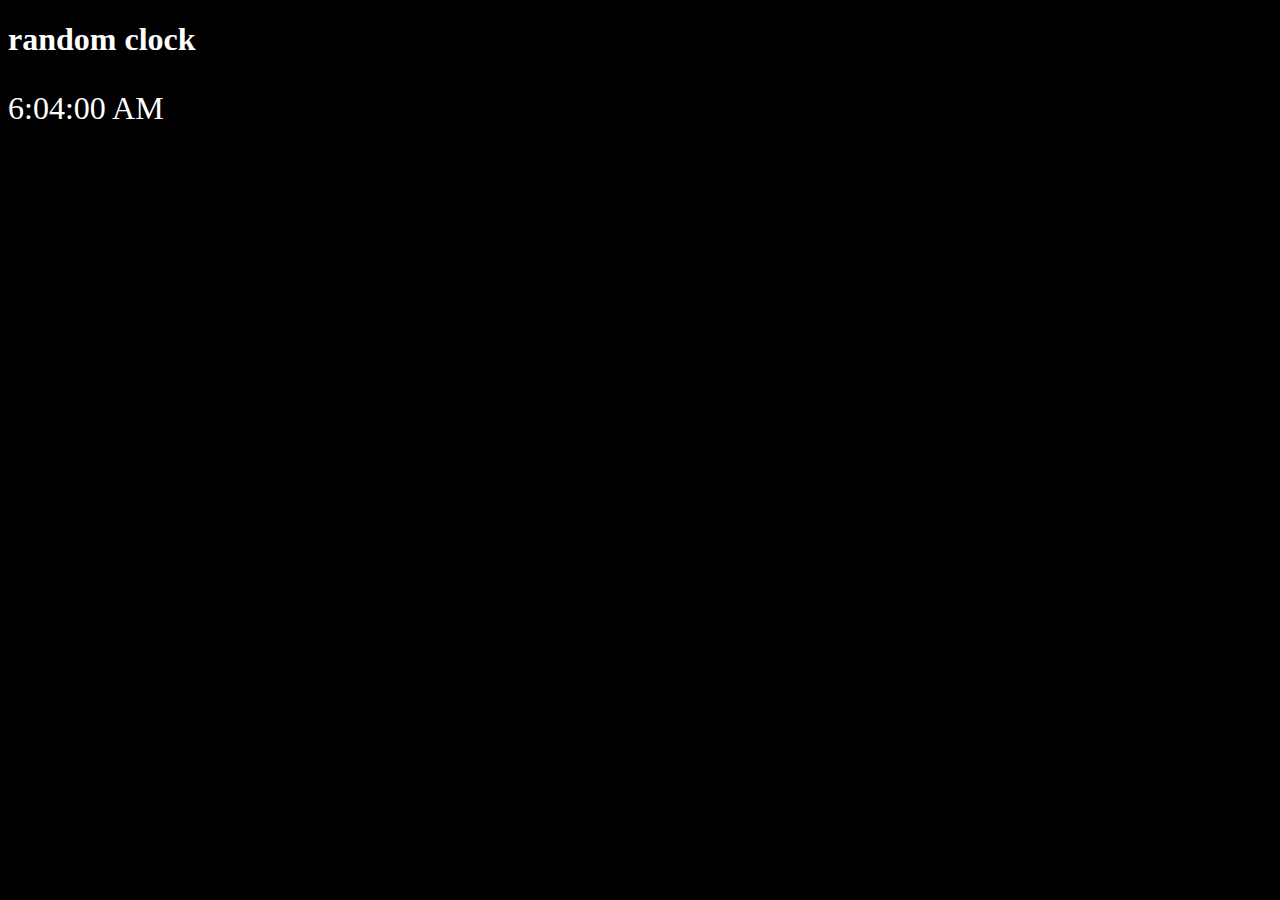
<file: clock/index.html>
<!DOCTYPE html>
<html lang="en">
  <head>
    <meta charset="UTF-8" />
    <meta name="viewport" content="width=device-width, initial-scale=1.0" />
    <title>Clock</title>
    <script type="module" defer src="script.js"></script>
    <link rel="stylesheet" href="style.css" />
  </head>
  <body>
    <header>
      <h1>random clock</h1>
    </header>
    <main>
      <article>
        <div id="clock">
          <p id="time"></p>
        </div>
      </article>
    </main>
  </body>
</html>
</file>
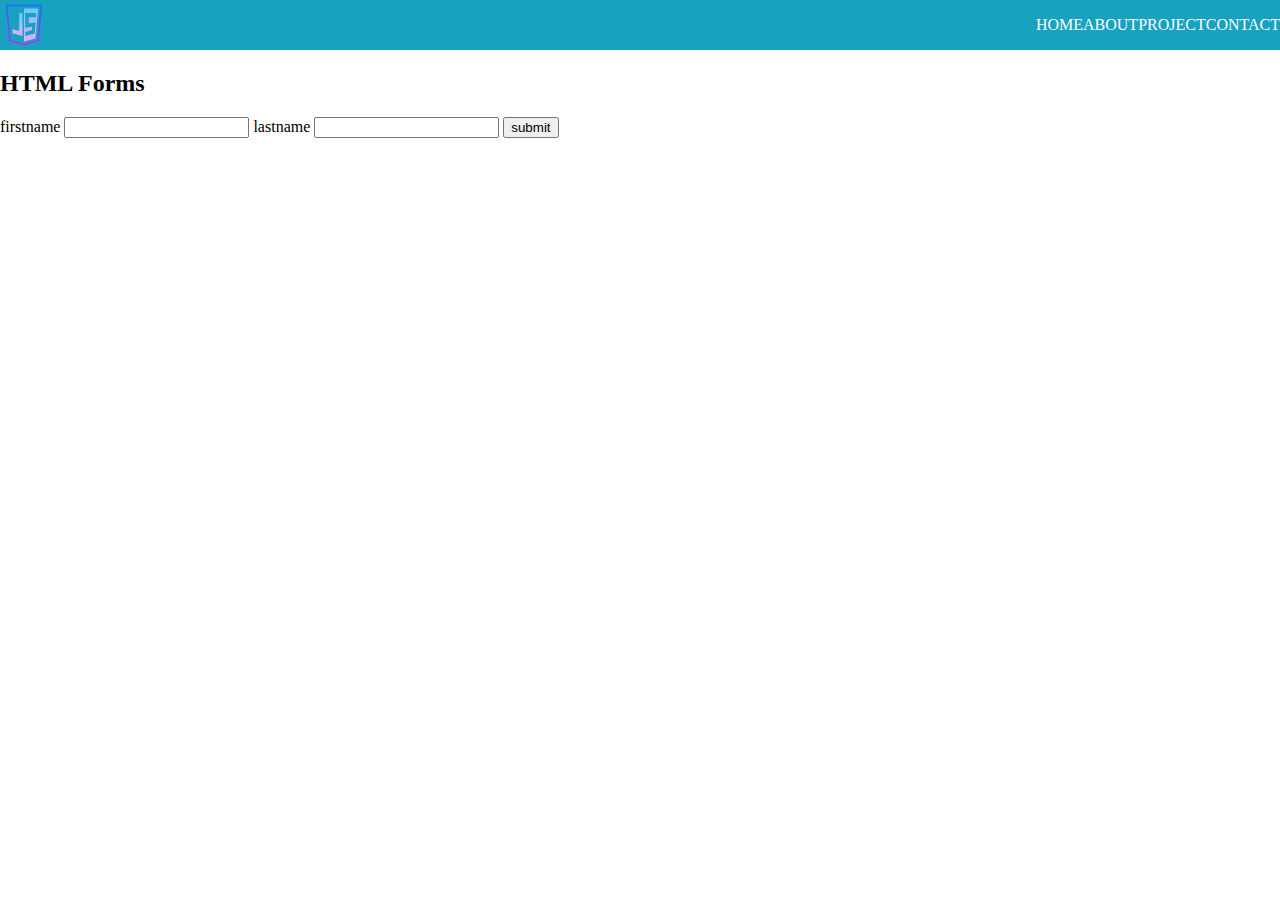
<file: todo/index.html>
<!DOCTYPE html>
<html lang="en">
  <head>
    <meta charset="UTF-8" />
    <meta name="viewport" content="width=device-width, initial-scale=1.0" />
    <title>todo</title>
    <script type="module" defer src="script.js"></script>

    <link rel="stylesheet" href="style.css" />
  </head>
  <body>
    <header>
      <img src="./icon-javascript.svg" alt="logo" />

      <nav class="nav-bar">
        <ul>
          <li>HOME</li>
          <li>ABOUT</li>
          <li>PROJECT</li>
          <li>CONTACT</li>
        </ul>
      </nav>
    </header>
    <h2>HTML Forms</h2>
    <form action="/submit-form" method="post" class="get-info">
      <label for="firstname">firstname</label>
      <input type="text" class="firstname" name="firstname" />
      <label for="lastname">lastname</label>
      <input type="text" class="lastname" name="lastname" />
      <input type="submit" value="submit" />
    </form>
  </body>
</html>
</file>
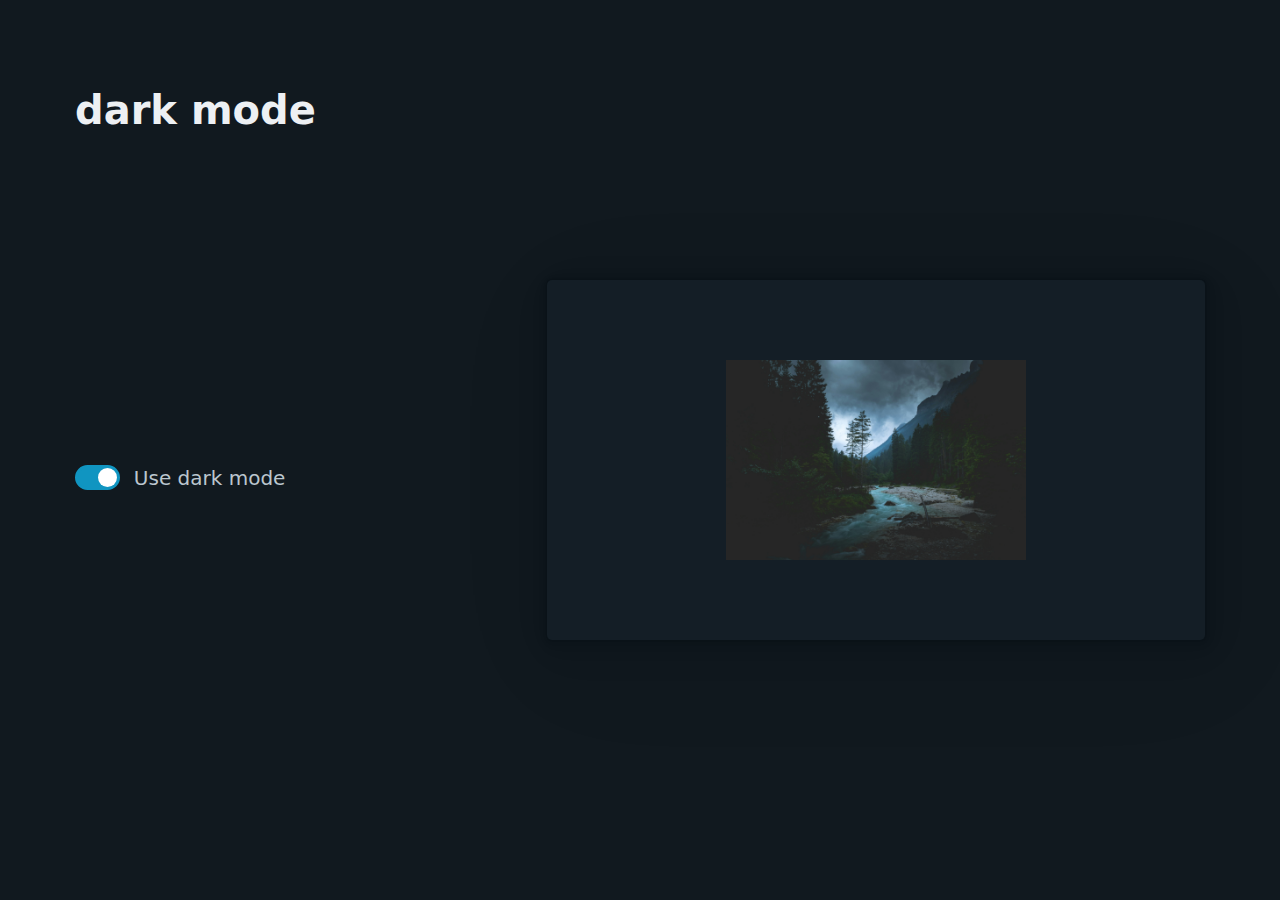
<file: dark-mode/Dark Mode.html>
<!DOCTYPE html>
<html data-theme="dark">
  <head>
    <meta http-equiv="Content-Type" content="text/html; charset=UTF-8" />

    <meta name="viewport" content="width=device-width" />
    <link
      rel="icon"
      type="image/svg+xml"
      href="https://anjana.dev/vanilla-js-projects/favicon.svg"
    />

    <title>Dark Mode | Vanilla JS Projects</title>

    <link rel="stylesheet" crossorigin="" href="./pico.css" />
    <link rel="stylesheet" crossorigin="" href="./darklight.css" />

    <link rel="stylesheet" href="index.css" />
  </head>

  <body class="container grid">
    <header>
      <h1>dark mode</h1>
    </header>

    <nav style="align-self: center">
      <label>
        <input
          type="checkbox"
          id="toggle"
          name="toggle"
          role="switch"
          checked=""
        />
        Use dark mode
      </label>
    </nav>

    <main>
      <article>
        <main id="darklight"></main>
      </article>
    </main>

    <footer></footer>
    <script src="script.js"></script>
  </body>
</html>
</file>
<file: clock/style.css>
body {
  background-color: black;
  color: white;
}

#clock {
  width: 100%;
  height: 50vh;
  position: relative;
}

#clock p {
  width: 200px;
  position: relative;
  font-size: xx-large;
}
</file>
<file: todo/style.css>
:root {
  --primary-accent: #17a2bf; /* bright cyan / teal */
  --primary-text: #000000; /* black */
  --primary-bg: #ffffff; /* white */
  font-size: 1rem;
}

* {
  box-sizing: border-box;
}

body {
  padding: 0;
  margin: 0;
  background-color: var(--primary-bg);
}

header {
  background-color: var(--primary-accent);
  color: var(--primary-bg);
  display: flex;
  flex-direction: row;
  justify-content: space-between;
  align-items: center;
}

header img {
  width: 3em;
}

.nav-bar {
  display: flex;
}

.nav-bar ul {
  list-style: none;
  display: flex;
  flex-direction: row;
  justify-content: space-between;
  align-items: center;
}

.nav-bar ul li {
  display: flex;
  justify-content: space-around;
}
</file>
<file: dark-mode/pico.css>
@charset "UTF-8";/*!
 * Pico CSS v1.5.10 (https://picocss.com)
 * Copyright 2019-2023 - Licensed under MIT
 */:root{--font-family: system-ui, -apple-system, "Segoe UI", "Roboto", "Ubuntu", "Cantarell", "Noto Sans", sans-serif, "Apple Color Emoji", "Segoe UI Emoji", "Segoe UI Symbol", "Noto Color Emoji";--line-height: 1.5;--font-weight: 400;--font-size: 16px;--border-radius: .25rem;--border-width: 1px;--outline-width: 3px;--spacing: 1rem;--typography-spacing-vertical: 1.5rem;--block-spacing-vertical: calc(var(--spacing) * 2);--block-spacing-horizontal: var(--spacing);--grid-spacing-vertical: 0;--grid-spacing-horizontal: var(--spacing);--form-element-spacing-vertical: .75rem;--form-element-spacing-horizontal: 1rem;--nav-element-spacing-vertical: 1rem;--nav-element-spacing-horizontal: .5rem;--nav-link-spacing-vertical: .5rem;--nav-link-spacing-horizontal: .5rem;--form-label-font-weight: var(--font-weight);--transition: .2s ease-in-out;--modal-overlay-backdrop-filter: blur(.25rem)}@media (min-width: 576px){:root{--font-size: 17px}}@media (min-width: 768px){:root{--font-size: 18px}}@media (min-width: 992px){:root{--font-size: 19px}}@media (min-width: 1200px){:root{--font-size: 20px}}@media (min-width: 576px){body>header,body>main,body>footer,section{--block-spacing-vertical: calc(var(--spacing) * 2.5)}}@media (min-width: 768px){body>header,body>main,body>footer,section{--block-spacing-vertical: calc(var(--spacing) * 3)}}@media (min-width: 992px){body>header,body>main,body>footer,section{--block-spacing-vertical: calc(var(--spacing) * 3.5)}}@media (min-width: 1200px){body>header,body>main,body>footer,section{--block-spacing-vertical: calc(var(--spacing) * 4)}}@media (min-width: 576px){article{--block-spacing-horizontal: calc(var(--spacing) * 1.25)}}@media (min-width: 768px){article{--block-spacing-horizontal: calc(var(--spacing) * 1.5)}}@media (min-width: 992px){article{--block-spacing-horizontal: calc(var(--spacing) * 1.75)}}@media (min-width: 1200px){article{--block-spacing-horizontal: calc(var(--spacing) * 2)}}dialog>article{--block-spacing-vertical: calc(var(--spacing) * 2);--block-spacing-horizontal: var(--spacing)}@media (min-width: 576px){dialog>article{--block-spacing-vertical: calc(var(--spacing) * 2.5);--block-spacing-horizontal: calc(var(--spacing) * 1.25)}}@media (min-width: 768px){dialog>article{--block-spacing-vertical: calc(var(--spacing) * 3);--block-spacing-horizontal: calc(var(--spacing) * 1.5)}}a{--text-decoration: none}a.secondary,a.contrast{--text-decoration: underline}small{--font-size: .875em}h1,h2,h3,h4,h5,h6{--font-weight: 700}h1{--font-size: 2rem;--typography-spacing-vertical: 3rem}h2{--font-size: 1.75rem;--typography-spacing-vertical: 2.625rem}h3{--font-size: 1.5rem;--typography-spacing-vertical: 2.25rem}h4{--font-size: 1.25rem;--typography-spacing-vertical: 1.874rem}h5{--font-size: 1.125rem;--typography-spacing-vertical: 1.6875rem}[type=checkbox],[type=radio]{--border-width: 2px}[type=checkbox][role=switch],thead th,thead td,tfoot th,tfoot td{--border-width: 3px}:not(thead,tfoot)>*>td{--font-size: .875em}pre,code,kbd,samp{--font-family: "Menlo", "Consolas", "Roboto Mono", "Ubuntu Monospace", "Noto Mono", "Oxygen Mono", "Liberation Mono", monospace, "Apple Color Emoji", "Segoe UI Emoji", "Segoe UI Symbol", "Noto Color Emoji"}kbd{--font-weight: bolder}[data-theme=light],:root:not([data-theme=dark]){--background-color: #fff;--color: hsl(205, 20%, 32%);--h1-color: hsl(205, 30%, 15%);--h2-color: #24333e;--h3-color: hsl(205, 25%, 23%);--h4-color: #374956;--h5-color: hsl(205, 20%, 32%);--h6-color: #4d606d;--muted-color: hsl(205, 10%, 50%);--muted-border-color: hsl(205, 20%, 94%);--primary: hsl(195, 85%, 41%);--primary-hover: hsl(195, 90%, 32%);--primary-focus: rgba(16, 149, 193, .125);--primary-inverse: #fff;--secondary: hsl(205, 15%, 41%);--secondary-hover: hsl(205, 20%, 32%);--secondary-focus: rgba(89, 107, 120, .125);--secondary-inverse: #fff;--contrast: hsl(205, 30%, 15%);--contrast-hover: #000;--contrast-focus: rgba(89, 107, 120, .125);--contrast-inverse: #fff;--mark-background-color: #fff2ca;--mark-color: #543a26;--ins-color: #388e3c;--del-color: #c62828;--blockquote-border-color: var(--muted-border-color);--blockquote-footer-color: var(--muted-color);--button-box-shadow: 0 0 0 rgba(0, 0, 0, 0);--button-hover-box-shadow: 0 0 0 rgba(0, 0, 0, 0);--form-element-background-color: transparent;--form-element-border-color: hsl(205, 14%, 68%);--form-element-color: var(--color);--form-element-placeholder-color: var(--muted-color);--form-element-active-background-color: transparent;--form-element-active-border-color: var(--primary);--form-element-focus-color: var(--primary-focus);--form-element-disabled-background-color: hsl(205, 18%, 86%);--form-element-disabled-border-color: hsl(205, 14%, 68%);--form-element-disabled-opacity: .5;--form-element-invalid-border-color: #c62828;--form-element-invalid-active-border-color: #d32f2f;--form-element-invalid-focus-color: rgba(211, 47, 47, .125);--form-element-valid-border-color: #388e3c;--form-element-valid-active-border-color: #43a047;--form-element-valid-focus-color: rgba(67, 160, 71, .125);--switch-background-color: hsl(205, 16%, 77%);--switch-color: var(--primary-inverse);--switch-checked-background-color: var(--primary);--range-border-color: hsl(205, 18%, 86%);--range-active-border-color: hsl(205, 16%, 77%);--range-thumb-border-color: var(--background-color);--range-thumb-color: var(--secondary);--range-thumb-hover-color: var(--secondary-hover);--range-thumb-active-color: var(--primary);--table-border-color: var(--muted-border-color);--table-row-stripped-background-color: #f6f8f9;--code-background-color: hsl(205, 20%, 94%);--code-color: var(--muted-color);--code-kbd-background-color: var(--contrast);--code-kbd-color: var(--contrast-inverse);--code-tag-color: hsl(330, 40%, 50%);--code-property-color: hsl(185, 40%, 40%);--code-value-color: hsl(40, 20%, 50%);--code-comment-color: hsl(205, 14%, 68%);--accordion-border-color: var(--muted-border-color);--accordion-close-summary-color: var(--color);--accordion-open-summary-color: var(--muted-color);--card-background-color: var(--background-color);--card-border-color: var(--muted-border-color);--card-box-shadow: .0145rem .029rem .174rem rgba(27, 40, 50, .01698), .0335rem .067rem .402rem rgba(27, 40, 50, .024), .0625rem .125rem .75rem rgba(27, 40, 50, .03), .1125rem .225rem 1.35rem rgba(27, 40, 50, .036), .2085rem .417rem 2.502rem rgba(27, 40, 50, .04302), .5rem 1rem 6rem rgba(27, 40, 50, .06), 0 0 0 .0625rem rgba(27, 40, 50, .015);--card-sectionning-background-color: #fbfbfc;--dropdown-background-color: #fbfbfc;--dropdown-border-color: #e1e6eb;--dropdown-box-shadow: var(--card-box-shadow);--dropdown-color: var(--color);--dropdown-hover-background-color: hsl(205, 20%, 94%);--modal-overlay-background-color: rgba(213, 220, 226, .7);--progress-background-color: hsl(205, 18%, 86%);--progress-color: var(--primary);--loading-spinner-opacity: .5;--tooltip-background-color: var(--contrast);--tooltip-color: var(--contrast-inverse);--icon-checkbox: url("data:image/svg+xml,%3Csvg xmlns='http://www.w3.org/2000/svg' width='24' height='24' viewBox='0 0 24 24' fill='none' stroke='rgb(255, 255, 255)' stroke-width='4' stroke-linecap='round' stroke-linejoin='round'%3E%3Cpolyline points='20 6 9 17 4 12'%3E%3C/polyline%3E%3C/svg%3E");--icon-chevron: url("data:image/svg+xml,%3Csvg xmlns='http://www.w3.org/2000/svg' width='24' height='24' viewBox='0 0 24 24' fill='none' stroke='rgb(65, 84, 98)' stroke-width='2' stroke-linecap='round' stroke-linejoin='round'%3E%3Cpolyline points='6 9 12 15 18 9'%3E%3C/polyline%3E%3C/svg%3E");--icon-chevron-button: url("data:image/svg+xml,%3Csvg xmlns='http://www.w3.org/2000/svg' width='24' height='24' viewBox='0 0 24 24' fill='none' stroke='rgb(255, 255, 255)' stroke-width='2' stroke-linecap='round' stroke-linejoin='round'%3E%3Cpolyline points='6 9 12 15 18 9'%3E%3C/polyline%3E%3C/svg%3E");--icon-chevron-button-inverse: url("data:image/svg+xml,%3Csvg xmlns='http://www.w3.org/2000/svg' width='24' height='24' viewBox='0 0 24 24' fill='none' stroke='rgb(255, 255, 255)' stroke-width='2' stroke-linecap='round' stroke-linejoin='round'%3E%3Cpolyline points='6 9 12 15 18 9'%3E%3C/polyline%3E%3C/svg%3E");--icon-close: url("data:image/svg+xml,%3Csvg xmlns='http://www.w3.org/2000/svg' width='24' height='24' viewBox='0 0 24 24' fill='none' stroke='rgb(115, 130, 140)' stroke-width='4' stroke-linecap='round' stroke-linejoin='round'%3E%3Cline x1='18' y1='6' x2='6' y2='18'%3E%3C/line%3E%3Cline x1='6' y1='6' x2='18' y2='18'%3E%3C/line%3E%3C/svg%3E");--icon-date: url("data:image/svg+xml,%3Csvg xmlns='http://www.w3.org/2000/svg' width='24' height='24' viewBox='0 0 24 24' fill='none' stroke='rgb(65, 84, 98)' stroke-width='2' stroke-linecap='round' stroke-linejoin='round'%3E%3Crect x='3' y='4' width='18' height='18' rx='2' ry='2'%3E%3C/rect%3E%3Cline x1='16' y1='2' x2='16' y2='6'%3E%3C/line%3E%3Cline x1='8' y1='2' x2='8' y2='6'%3E%3C/line%3E%3Cline x1='3' y1='10' x2='21' y2='10'%3E%3C/line%3E%3C/svg%3E");--icon-invalid: url("data:image/svg+xml,%3Csvg xmlns='http://www.w3.org/2000/svg' width='24' height='24' viewBox='0 0 24 24' fill='none' stroke='rgb(198, 40, 40)' stroke-width='2' stroke-linecap='round' stroke-linejoin='round'%3E%3Ccircle cx='12' cy='12' r='10'%3E%3C/circle%3E%3Cline x1='12' y1='8' x2='12' y2='12'%3E%3C/line%3E%3Cline x1='12' y1='16' x2='12.01' y2='16'%3E%3C/line%3E%3C/svg%3E");--icon-minus: url("data:image/svg+xml,%3Csvg xmlns='http://www.w3.org/2000/svg' width='24' height='24' viewBox='0 0 24 24' fill='none' stroke='rgb(255, 255, 255)' stroke-width='4' stroke-linecap='round' stroke-linejoin='round'%3E%3Cline x1='5' y1='12' x2='19' y2='12'%3E%3C/line%3E%3C/svg%3E");--icon-search: url("data:image/svg+xml,%3Csvg xmlns='http://www.w3.org/2000/svg' width='24' height='24' viewBox='0 0 24 24' fill='none' stroke='rgb(65, 84, 98)' stroke-width='2' stroke-linecap='round' stroke-linejoin='round'%3E%3Ccircle cx='11' cy='11' r='8'%3E%3C/circle%3E%3Cline x1='21' y1='21' x2='16.65' y2='16.65'%3E%3C/line%3E%3C/svg%3E");--icon-time: url("data:image/svg+xml,%3Csvg xmlns='http://www.w3.org/2000/svg' width='24' height='24' viewBox='0 0 24 24' fill='none' stroke='rgb(65, 84, 98)' stroke-width='2' stroke-linecap='round' stroke-linejoin='round'%3E%3Ccircle cx='12' cy='12' r='10'%3E%3C/circle%3E%3Cpolyline points='12 6 12 12 16 14'%3E%3C/polyline%3E%3C/svg%3E");--icon-valid: url("data:image/svg+xml,%3Csvg xmlns='http://www.w3.org/2000/svg' width='24' height='24' viewBox='0 0 24 24' fill='none' stroke='rgb(56, 142, 60)' stroke-width='3' stroke-linecap='round' stroke-linejoin='round'%3E%3Cpolyline points='20 6 9 17 4 12'%3E%3C/polyline%3E%3C/svg%3E");color-scheme:light}@media only screen and (prefers-color-scheme: dark){:root:not([data-theme]){--background-color: #11191f;--color: hsl(205, 16%, 77%);--h1-color: hsl(205, 20%, 94%);--h2-color: #e1e6eb;--h3-color: hsl(205, 18%, 86%);--h4-color: #c8d1d8;--h5-color: hsl(205, 16%, 77%);--h6-color: #afbbc4;--muted-color: hsl(205, 10%, 50%);--muted-border-color: #1f2d38;--primary: hsl(195, 85%, 41%);--primary-hover: hsl(195, 80%, 50%);--primary-focus: rgba(16, 149, 193, .25);--primary-inverse: #fff;--secondary: hsl(205, 15%, 41%);--secondary-hover: hsl(205, 10%, 50%);--secondary-focus: rgba(115, 130, 140, .25);--secondary-inverse: #fff;--contrast: hsl(205, 20%, 94%);--contrast-hover: #fff;--contrast-focus: rgba(115, 130, 140, .25);--contrast-inverse: #000;--mark-background-color: #d1c284;--mark-color: #11191f;--ins-color: #388e3c;--del-color: #c62828;--blockquote-border-color: var(--muted-border-color);--blockquote-footer-color: var(--muted-color);--button-box-shadow: 0 0 0 rgba(0, 0, 0, 0);--button-hover-box-shadow: 0 0 0 rgba(0, 0, 0, 0);--form-element-background-color: #11191f;--form-element-border-color: #374956;--form-element-color: var(--color);--form-element-placeholder-color: var(--muted-color);--form-element-active-background-color: var( --form-element-background-color );--form-element-active-border-color: var(--primary);--form-element-focus-color: var(--primary-focus);--form-element-disabled-background-color: hsl(205, 25%, 23%);--form-element-disabled-border-color: hsl(205, 20%, 32%);--form-element-disabled-opacity: .5;--form-element-invalid-border-color: #b71c1c;--form-element-invalid-active-border-color: #c62828;--form-element-invalid-focus-color: rgba(198, 40, 40, .25);--form-element-valid-border-color: #2e7d32;--form-element-valid-active-border-color: #388e3c;--form-element-valid-focus-color: rgba(56, 142, 60, .25);--switch-background-color: #374956;--switch-color: var(--primary-inverse);--switch-checked-background-color: var(--primary);--range-border-color: #24333e;--range-active-border-color: hsl(205, 25%, 23%);--range-thumb-border-color: var(--background-color);--range-thumb-color: var(--secondary);--range-thumb-hover-color: var(--secondary-hover);--range-thumb-active-color: var(--primary);--table-border-color: var(--muted-border-color);--table-row-stripped-background-color: rgba(115, 130, 140, .05);--code-background-color: #18232c;--code-color: var(--muted-color);--code-kbd-background-color: var(--contrast);--code-kbd-color: var(--contrast-inverse);--code-tag-color: hsl(330, 30%, 50%);--code-property-color: hsl(185, 30%, 50%);--code-value-color: hsl(40, 10%, 50%);--code-comment-color: #4d606d;--accordion-border-color: var(--muted-border-color);--accordion-active-summary-color: var(--primary);--accordion-close-summary-color: var(--color);--accordion-open-summary-color: var(--muted-color);--card-background-color: #141e26;--card-border-color: var(--card-background-color);--card-box-shadow: .0145rem .029rem .174rem rgba(0, 0, 0, .01698), .0335rem .067rem .402rem rgba(0, 0, 0, .024), .0625rem .125rem .75rem rgba(0, 0, 0, .03), .1125rem .225rem 1.35rem rgba(0, 0, 0, .036), .2085rem .417rem 2.502rem rgba(0, 0, 0, .04302), .5rem 1rem 6rem rgba(0, 0, 0, .06), 0 0 0 .0625rem rgba(0, 0, 0, .015);--card-sectionning-background-color: #18232c;--dropdown-background-color: hsl(205, 30%, 15%);--dropdown-border-color: #24333e;--dropdown-box-shadow: var(--card-box-shadow);--dropdown-color: var(--color);--dropdown-hover-background-color: rgba(36, 51, 62, .75);--modal-overlay-background-color: rgba(36, 51, 62, .8);--progress-background-color: #24333e;--progress-color: var(--primary);--loading-spinner-opacity: .5;--tooltip-background-color: var(--contrast);--tooltip-color: var(--contrast-inverse);--icon-checkbox: url("data:image/svg+xml,%3Csvg xmlns='http://www.w3.org/2000/svg' width='24' height='24' viewBox='0 0 24 24' fill='none' stroke='rgb(255, 255, 255)' stroke-width='4' stroke-linecap='round' stroke-linejoin='round'%3E%3Cpolyline points='20 6 9 17 4 12'%3E%3C/polyline%3E%3C/svg%3E");--icon-chevron: url("data:image/svg+xml,%3Csvg xmlns='http://www.w3.org/2000/svg' width='24' height='24' viewBox='0 0 24 24' fill='none' stroke='rgb(162, 175, 185)' stroke-width='2' stroke-linecap='round' stroke-linejoin='round'%3E%3Cpolyline points='6 9 12 15 18 9'%3E%3C/polyline%3E%3C/svg%3E");--icon-chevron-button: url("data:image/svg+xml,%3Csvg xmlns='http://www.w3.org/2000/svg' width='24' height='24' viewBox='0 0 24 24' fill='none' stroke='rgb(255, 255, 255)' stroke-width='2' stroke-linecap='round' stroke-linejoin='round'%3E%3Cpolyline points='6 9 12 15 18 9'%3E%3C/polyline%3E%3C/svg%3E");--icon-chevron-button-inverse: url("data:image/svg+xml,%3Csvg xmlns='http://www.w3.org/2000/svg' width='24' height='24' viewBox='0 0 24 24' fill='none' stroke='rgb(0, 0, 0)' stroke-width='2' stroke-linecap='round' stroke-linejoin='round'%3E%3Cpolyline points='6 9 12 15 18 9'%3E%3C/polyline%3E%3C/svg%3E");--icon-close: url("data:image/svg+xml,%3Csvg xmlns='http://www.w3.org/2000/svg' width='24' height='24' viewBox='0 0 24 24' fill='none' stroke='rgb(115, 130, 140)' stroke-width='4' stroke-linecap='round' stroke-linejoin='round'%3E%3Cline x1='18' y1='6' x2='6' y2='18'%3E%3C/line%3E%3Cline x1='6' y1='6' x2='18' y2='18'%3E%3C/line%3E%3C/svg%3E");--icon-date: url("data:image/svg+xml,%3Csvg xmlns='http://www.w3.org/2000/svg' width='24' height='24' viewBox='0 0 24 24' fill='none' stroke='rgb(162, 175, 185)' stroke-width='2' stroke-linecap='round' stroke-linejoin='round'%3E%3Crect x='3' y='4' width='18' height='18' rx='2' ry='2'%3E%3C/rect%3E%3Cline x1='16' y1='2' x2='16' y2='6'%3E%3C/line%3E%3Cline x1='8' y1='2' x2='8' y2='6'%3E%3C/line%3E%3Cline x1='3' y1='10' x2='21' y2='10'%3E%3C/line%3E%3C/svg%3E");--icon-invalid: url("data:image/svg+xml,%3Csvg xmlns='http://www.w3.org/2000/svg' width='24' height='24' viewBox='0 0 24 24' fill='none' stroke='rgb(183, 28, 28)' stroke-width='2' stroke-linecap='round' stroke-linejoin='round'%3E%3Ccircle cx='12' cy='12' r='10'%3E%3C/circle%3E%3Cline x1='12' y1='8' x2='12' y2='12'%3E%3C/line%3E%3Cline x1='12' y1='16' x2='12.01' y2='16'%3E%3C/line%3E%3C/svg%3E");--icon-minus: url("data:image/svg+xml,%3Csvg xmlns='http://www.w3.org/2000/svg' width='24' height='24' viewBox='0 0 24 24' fill='none' stroke='rgb(255, 255, 255)' stroke-width='4' stroke-linecap='round' stroke-linejoin='round'%3E%3Cline x1='5' y1='12' x2='19' y2='12'%3E%3C/line%3E%3C/svg%3E");--icon-search: url("data:image/svg+xml,%3Csvg xmlns='http://www.w3.org/2000/svg' width='24' height='24' viewBox='0 0 24 24' fill='none' stroke='rgb(162, 175, 185)' stroke-width='2' stroke-linecap='round' stroke-linejoin='round'%3E%3Ccircle cx='11' cy='11' r='8'%3E%3C/circle%3E%3Cline x1='21' y1='21' x2='16.65' y2='16.65'%3E%3C/line%3E%3C/svg%3E");--icon-time: url("data:image/svg+xml,%3Csvg xmlns='http://www.w3.org/2000/svg' width='24' height='24' viewBox='0 0 24 24' fill='none' stroke='rgb(162, 175, 185)' stroke-width='2' stroke-linecap='round' stroke-linejoin='round'%3E%3Ccircle cx='12' cy='12' r='10'%3E%3C/circle%3E%3Cpolyline points='12 6 12 12 16 14'%3E%3C/polyline%3E%3C/svg%3E");--icon-valid: url("data:image/svg+xml,%3Csvg xmlns='http://www.w3.org/2000/svg' width='24' height='24' viewBox='0 0 24 24' fill='none' stroke='rgb(46, 125, 50)' stroke-width='3' stroke-linecap='round' stroke-linejoin='round'%3E%3Cpolyline points='20 6 9 17 4 12'%3E%3C/polyline%3E%3C/svg%3E");color-scheme:dark}}[data-theme=dark]{--background-color: #11191f;--color: hsl(205, 16%, 77%);--h1-color: hsl(205, 20%, 94%);--h2-color: #e1e6eb;--h3-color: hsl(205, 18%, 86%);--h4-color: #c8d1d8;--h5-color: hsl(205, 16%, 77%);--h6-color: #afbbc4;--muted-color: hsl(205, 10%, 50%);--muted-border-color: #1f2d38;--primary: hsl(195, 85%, 41%);--primary-hover: hsl(195, 80%, 50%);--primary-focus: rgba(16, 149, 193, .25);--primary-inverse: #fff;--secondary: hsl(205, 15%, 41%);--secondary-hover: hsl(205, 10%, 50%);--secondary-focus: rgba(115, 130, 140, .25);--secondary-inverse: #fff;--contrast: hsl(205, 20%, 94%);--contrast-hover: #fff;--contrast-focus: rgba(115, 130, 140, .25);--contrast-inverse: #000;--mark-background-color: #d1c284;--mark-color: #11191f;--ins-color: #388e3c;--del-color: #c62828;--blockquote-border-color: var(--muted-border-color);--blockquote-footer-color: var(--muted-color);--button-box-shadow: 0 0 0 rgba(0, 0, 0, 0);--button-hover-box-shadow: 0 0 0 rgba(0, 0, 0, 0);--form-element-background-color: #11191f;--form-element-border-color: #374956;--form-element-color: var(--color);--form-element-placeholder-color: var(--muted-color);--form-element-active-background-color: var(--form-element-background-color);--form-element-active-border-color: var(--primary);--form-element-focus-color: var(--primary-focus);--form-element-disabled-background-color: hsl(205, 25%, 23%);--form-element-disabled-border-color: hsl(205, 20%, 32%);--form-element-disabled-opacity: .5;--form-element-invalid-border-color: #b71c1c;--form-element-invalid-active-border-color: #c62828;--form-element-invalid-focus-color: rgba(198, 40, 40, .25);--form-element-valid-border-color: #2e7d32;--form-element-valid-active-border-color: #388e3c;--form-element-valid-focus-color: rgba(56, 142, 60, .25);--switch-background-color: #374956;--switch-color: var(--primary-inverse);--switch-checked-background-color: var(--primary);--range-border-color: #24333e;--range-active-border-color: hsl(205, 25%, 23%);--range-thumb-border-color: var(--background-color);--range-thumb-color: var(--secondary);--range-thumb-hover-color: var(--secondary-hover);--range-thumb-active-color: var(--primary);--table-border-color: var(--muted-border-color);--table-row-stripped-background-color: rgba(115, 130, 140, .05);--code-background-color: #18232c;--code-color: var(--muted-color);--code-kbd-background-color: var(--contrast);--code-kbd-color: var(--contrast-inverse);--code-tag-color: hsl(330, 30%, 50%);--code-property-color: hsl(185, 30%, 50%);--code-value-color: hsl(40, 10%, 50%);--code-comment-color: #4d606d;--accordion-border-color: var(--muted-border-color);--accordion-active-summary-color: var(--primary);--accordion-close-summary-color: var(--color);--accordion-open-summary-color: var(--muted-color);--card-background-color: #141e26;--card-border-color: var(--card-background-color);--card-box-shadow: .0145rem .029rem .174rem rgba(0, 0, 0, .01698), .0335rem .067rem .402rem rgba(0, 0, 0, .024), .0625rem .125rem .75rem rgba(0, 0, 0, .03), .1125rem .225rem 1.35rem rgba(0, 0, 0, .036), .2085rem .417rem 2.502rem rgba(0, 0, 0, .04302), .5rem 1rem 6rem rgba(0, 0, 0, .06), 0 0 0 .0625rem rgba(0, 0, 0, .015);--card-sectionning-background-color: #18232c;--dropdown-background-color: hsl(205, 30%, 15%);--dropdown-border-color: #24333e;--dropdown-box-shadow: var(--card-box-shadow);--dropdown-color: var(--color);--dropdown-hover-background-color: rgba(36, 51, 62, .75);--modal-overlay-background-color: rgba(36, 51, 62, .8);--progress-background-color: #24333e;--progress-color: var(--primary);--loading-spinner-opacity: .5;--tooltip-background-color: var(--contrast);--tooltip-color: var(--contrast-inverse);--icon-checkbox: url("data:image/svg+xml,%3Csvg xmlns='http://www.w3.org/2000/svg' width='24' height='24' viewBox='0 0 24 24' fill='none' stroke='rgb(255, 255, 255)' stroke-width='4' stroke-linecap='round' stroke-linejoin='round'%3E%3Cpolyline points='20 6 9 17 4 12'%3E%3C/polyline%3E%3C/svg%3E");--icon-chevron: url("data:image/svg+xml,%3Csvg xmlns='http://www.w3.org/2000/svg' width='24' height='24' viewBox='0 0 24 24' fill='none' stroke='rgb(162, 175, 185)' stroke-width='2' stroke-linecap='round' stroke-linejoin='round'%3E%3Cpolyline points='6 9 12 15 18 9'%3E%3C/polyline%3E%3C/svg%3E");--icon-chevron-button: url("data:image/svg+xml,%3Csvg xmlns='http://www.w3.org/2000/svg' width='24' height='24' viewBox='0 0 24 24' fill='none' stroke='rgb(255, 255, 255)' stroke-width='2' stroke-linecap='round' stroke-linejoin='round'%3E%3Cpolyline points='6 9 12 15 18 9'%3E%3C/polyline%3E%3C/svg%3E");--icon-chevron-button-inverse: url("data:image/svg+xml,%3Csvg xmlns='http://www.w3.org/2000/svg' width='24' height='24' viewBox='0 0 24 24' fill='none' stroke='rgb(0, 0, 0)' stroke-width='2' stroke-linecap='round' stroke-linejoin='round'%3E%3Cpolyline points='6 9 12 15 18 9'%3E%3C/polyline%3E%3C/svg%3E");--icon-close: url("data:image/svg+xml,%3Csvg xmlns='http://www.w3.org/2000/svg' width='24' height='24' viewBox='0 0 24 24' fill='none' stroke='rgb(115, 130, 140)' stroke-width='4' stroke-linecap='round' stroke-linejoin='round'%3E%3Cline x1='18' y1='6' x2='6' y2='18'%3E%3C/line%3E%3Cline x1='6' y1='6' x2='18' y2='18'%3E%3C/line%3E%3C/svg%3E");--icon-date: url("data:image/svg+xml,%3Csvg xmlns='http://www.w3.org/2000/svg' width='24' height='24' viewBox='0 0 24 24' fill='none' stroke='rgb(162, 175, 185)' stroke-width='2' stroke-linecap='round' stroke-linejoin='round'%3E%3Crect x='3' y='4' width='18' height='18' rx='2' ry='2'%3E%3C/rect%3E%3Cline x1='16' y1='2' x2='16' y2='6'%3E%3C/line%3E%3Cline x1='8' y1='2' x2='8' y2='6'%3E%3C/line%3E%3Cline x1='3' y1='10' x2='21' y2='10'%3E%3C/line%3E%3C/svg%3E");--icon-invalid: url("data:image/svg+xml,%3Csvg xmlns='http://www.w3.org/2000/svg' width='24' height='24' viewBox='0 0 24 24' fill='none' stroke='rgb(183, 28, 28)' stroke-width='2' stroke-linecap='round' stroke-linejoin='round'%3E%3Ccircle cx='12' cy='12' r='10'%3E%3C/circle%3E%3Cline x1='12' y1='8' x2='12' y2='12'%3E%3C/line%3E%3Cline x1='12' y1='16' x2='12.01' y2='16'%3E%3C/line%3E%3C/svg%3E");--icon-minus: url("data:image/svg+xml,%3Csvg xmlns='http://www.w3.org/2000/svg' width='24' height='24' viewBox='0 0 24 24' fill='none' stroke='rgb(255, 255, 255)' stroke-width='4' stroke-linecap='round' stroke-linejoin='round'%3E%3Cline x1='5' y1='12' x2='19' y2='12'%3E%3C/line%3E%3C/svg%3E");--icon-search: url("data:image/svg+xml,%3Csvg xmlns='http://www.w3.org/2000/svg' width='24' height='24' viewBox='0 0 24 24' fill='none' stroke='rgb(162, 175, 185)' stroke-width='2' stroke-linecap='round' stroke-linejoin='round'%3E%3Ccircle cx='11' cy='11' r='8'%3E%3C/circle%3E%3Cline x1='21' y1='21' x2='16.65' y2='16.65'%3E%3C/line%3E%3C/svg%3E");--icon-time: url("data:image/svg+xml,%3Csvg xmlns='http://www.w3.org/2000/svg' width='24' height='24' viewBox='0 0 24 24' fill='none' stroke='rgb(162, 175, 185)' stroke-width='2' stroke-linecap='round' stroke-linejoin='round'%3E%3Ccircle cx='12' cy='12' r='10'%3E%3C/circle%3E%3Cpolyline points='12 6 12 12 16 14'%3E%3C/polyline%3E%3C/svg%3E");--icon-valid: url("data:image/svg+xml,%3Csvg xmlns='http://www.w3.org/2000/svg' width='24' height='24' viewBox='0 0 24 24' fill='none' stroke='rgb(46, 125, 50)' stroke-width='3' stroke-linecap='round' stroke-linejoin='round'%3E%3Cpolyline points='20 6 9 17 4 12'%3E%3C/polyline%3E%3C/svg%3E");color-scheme:dark}progress,[type=checkbox],[type=radio],[type=range]{accent-color:var(--primary)}*,*:before,*:after{box-sizing:border-box;background-repeat:no-repeat}:before,:after{text-decoration:inherit;vertical-align:inherit}:where(:root){-webkit-tap-highlight-color:transparent;-webkit-text-size-adjust:100%;-moz-text-size-adjust:100%;text-size-adjust:100%;background-color:var(--background-color);color:var(--color);font-weight:var(--font-weight);font-size:var(--font-size);line-height:var(--line-height);font-family:var(--font-family);text-rendering:optimizeLegibility;overflow-wrap:break-word;cursor:default;-moz-tab-size:4;-o-tab-size:4;tab-size:4}main{display:block}body{width:100%;margin:0}body>header,body>main,body>footer{width:100%;margin-right:auto;margin-left:auto;padding:var(--block-spacing-vertical) 0}.container,.container-fluid{width:100%;margin-right:auto;margin-left:auto;padding-right:var(--spacing);padding-left:var(--spacing)}@media (min-width: 576px){.container{max-width:510px;padding-right:0;padding-left:0}}@media (min-width: 768px){.container{max-width:700px}}@media (min-width: 992px){.container{max-width:920px}}@media (min-width: 1200px){.container{max-width:1130px}}section{margin-bottom:var(--block-spacing-vertical)}.grid{grid-column-gap:var(--grid-spacing-horizontal);grid-row-gap:var(--grid-spacing-vertical);display:grid;grid-template-columns:1fr;margin:0}@media (min-width: 992px){.grid{grid-template-columns:repeat(auto-fit,minmax(0%,1fr))}}.grid>*{min-width:0}figure{display:block;margin:0;padding:0;overflow-x:auto}figure figcaption{padding:calc(var(--spacing) * .5) 0;color:var(--muted-color)}b,strong{font-weight:bolder}sub,sup{position:relative;font-size:.75em;line-height:0;vertical-align:baseline}sub{bottom:-.25em}sup{top:-.5em}address,blockquote,dl,figure,form,ol,p,pre,table,ul{margin-top:0;margin-bottom:var(--typography-spacing-vertical);color:var(--color);font-style:normal;font-weight:var(--font-weight);font-size:var(--font-size)}a,[role=link]{--color: var(--primary);--background-color: transparent;outline:none;background-color:var(--background-color);color:var(--color);-webkit-text-decoration:var(--text-decoration);text-decoration:var(--text-decoration);transition:background-color var(--transition),color var(--transition),box-shadow var(--transition),-webkit-text-decoration var(--transition);transition:background-color var(--transition),color var(--transition),text-decoration var(--transition),box-shadow var(--transition);transition:background-color var(--transition),color var(--transition),text-decoration var(--transition),box-shadow var(--transition),-webkit-text-decoration var(--transition)}a:is([aria-current],:hover,:active,:focus),[role=link]:is([aria-current],:hover,:active,:focus){--color: var(--primary-hover);--text-decoration: underline}a:focus,[role=link]:focus{--background-color: var(--primary-focus)}a.secondary,[role=link].secondary{--color: var(--secondary)}a.secondary:is([aria-current],:hover,:active,:focus),[role=link].secondary:is([aria-current],:hover,:active,:focus){--color: var(--secondary-hover)}a.secondary:focus,[role=link].secondary:focus{--background-color: var(--secondary-focus)}a.contrast,[role=link].contrast{--color: var(--contrast)}a.contrast:is([aria-current],:hover,:active,:focus),[role=link].contrast:is([aria-current],:hover,:active,:focus){--color: var(--contrast-hover)}a.contrast:focus,[role=link].contrast:focus{--background-color: var(--contrast-focus)}h1,h2,h3,h4,h5,h6{margin-top:0;margin-bottom:var(--typography-spacing-vertical);color:var(--color);font-weight:var(--font-weight);font-size:var(--font-size);font-family:var(--font-family)}h1{--color: var(--h1-color)}h2{--color: var(--h2-color)}h3{--color: var(--h3-color)}h4{--color: var(--h4-color)}h5{--color: var(--h5-color)}h6{--color: var(--h6-color)}:where(address,blockquote,dl,figure,form,ol,p,pre,table,ul)~:is(h1,h2,h3,h4,h5,h6){margin-top:var(--typography-spacing-vertical)}hgroup,.headings{margin-bottom:var(--typography-spacing-vertical)}hgroup>*,.headings>*{margin-bottom:0}hgroup>*:last-child,.headings>*:last-child{--color: var(--muted-color);--font-weight: unset;font-size:1rem;font-family:unset}p{margin-bottom:var(--typography-spacing-vertical)}small{font-size:var(--font-size)}:where(dl,ol,ul){padding-right:0;padding-left:var(--spacing);-webkit-padding-start:var(--spacing);padding-inline-start:var(--spacing);-webkit-padding-end:0;padding-inline-end:0}:where(dl,ol,ul) li{margin-bottom:calc(var(--typography-spacing-vertical) * .25)}:where(dl,ol,ul) :is(dl,ol,ul){margin:0;margin-top:calc(var(--typography-spacing-vertical) * .25)}ul li{list-style:square}mark{padding:.125rem .25rem;background-color:var(--mark-background-color);color:var(--mark-color);vertical-align:baseline}blockquote{display:block;margin:var(--typography-spacing-vertical) 0;padding:var(--spacing);border-right:none;border-left:.25rem solid var(--blockquote-border-color);-webkit-border-start:.25rem solid var(--blockquote-border-color);border-inline-start:.25rem solid var(--blockquote-border-color);-webkit-border-end:none;border-inline-end:none}blockquote footer{margin-top:calc(var(--typography-spacing-vertical) * .5);color:var(--blockquote-footer-color)}abbr[title]{border-bottom:1px dotted;text-decoration:none;cursor:help}ins{color:var(--ins-color);text-decoration:none}del{color:var(--del-color)}::-moz-selection{background-color:var(--primary-focus)}::selection{background-color:var(--primary-focus)}:where(audio,canvas,iframe,img,svg,video){vertical-align:middle}audio,video{display:inline-block}audio:not([controls]){display:none;height:0}:where(iframe){border-style:none}img{max-width:100%;height:auto;border-style:none}:where(svg:not([fill])){fill:currentColor}svg:not(:root){overflow:hidden}button{margin:0;overflow:visible;font-family:inherit;text-transform:none}button,[type=button],[type=reset],[type=submit]{-webkit-appearance:button}button{display:block;width:100%;margin-bottom:var(--spacing)}[role=button]{display:inline-block;text-decoration:none}button,input[type=submit],input[type=button],input[type=reset],[role=button]{--background-color: var(--primary);--border-color: var(--primary);--color: var(--primary-inverse);--box-shadow: var(--button-box-shadow, 0 0 0 rgba(0, 0, 0, 0));padding:var(--form-element-spacing-vertical) var(--form-element-spacing-horizontal);border:var(--border-width) solid var(--border-color);border-radius:var(--border-radius);outline:none;background-color:var(--background-color);box-shadow:var(--box-shadow);color:var(--color);font-weight:var(--font-weight);font-size:1rem;line-height:var(--line-height);text-align:center;cursor:pointer;transition:background-color var(--transition),border-color var(--transition),color var(--transition),box-shadow var(--transition)}button:is([aria-current],:hover,:active,:focus),input[type=submit]:is([aria-current],:hover,:active,:focus),input[type=button]:is([aria-current],:hover,:active,:focus),input[type=reset]:is([aria-current],:hover,:active,:focus),[role=button]:is([aria-current],:hover,:active,:focus){--background-color: var(--primary-hover);--border-color: var(--primary-hover);--box-shadow: var(--button-hover-box-shadow, 0 0 0 rgba(0, 0, 0, 0));--color: var(--primary-inverse)}button:focus,input[type=submit]:focus,input[type=button]:focus,input[type=reset]:focus,[role=button]:focus{--box-shadow: var(--button-hover-box-shadow, 0 0 0 rgba(0, 0, 0, 0)), 0 0 0 var(--outline-width) var(--primary-focus)}:is(button,input[type=submit],input[type=button],[role=button]).secondary,input[type=reset]{--background-color: var(--secondary);--border-color: var(--secondary);--color: var(--secondary-inverse);cursor:pointer}:is(button,input[type=submit],input[type=button],[role=button]).secondary:is([aria-current],:hover,:active,:focus),input[type=reset]:is([aria-current],:hover,:active,:focus){--background-color: var(--secondary-hover);--border-color: var(--secondary-hover);--color: var(--secondary-inverse)}:is(button,input[type=submit],input[type=button],[role=button]).secondary:focus,input[type=reset]:focus{--box-shadow: var(--button-hover-box-shadow, 0 0 0 rgba(0, 0, 0, 0)), 0 0 0 var(--outline-width) var(--secondary-focus)}:is(button,input[type=submit],input[type=button],[role=button]).contrast{--background-color: var(--contrast);--border-color: var(--contrast);--color: var(--contrast-inverse)}:is(button,input[type=submit],input[type=button],[role=button]).contrast:is([aria-current],:hover,:active,:focus){--background-color: var(--contrast-hover);--border-color: var(--contrast-hover);--color: var(--contrast-inverse)}:is(button,input[type=submit],input[type=button],[role=button]).contrast:focus{--box-shadow: var(--button-hover-box-shadow, 0 0 0 rgba(0, 0, 0, 0)), 0 0 0 var(--outline-width) var(--contrast-focus)}:is(button,input[type=submit],input[type=button],[role=button]).outline,input[type=reset].outline{--background-color: transparent;--color: var(--primary)}:is(button,input[type=submit],input[type=button],[role=button]).outline:is([aria-current],:hover,:active,:focus),input[type=reset].outline:is([aria-current],:hover,:active,:focus){--background-color: transparent;--color: var(--primary-hover)}:is(button,input[type=submit],input[type=button],[role=button]).outline.secondary,input[type=reset].outline{--color: var(--secondary)}:is(button,input[type=submit],input[type=button],[role=button]).outline.secondary:is([aria-current],:hover,:active,:focus),input[type=reset].outline:is([aria-current],:hover,:active,:focus){--color: var(--secondary-hover)}:is(button,input[type=submit],input[type=button],[role=button]).outline.contrast{--color: var(--contrast)}:is(button,input[type=submit],input[type=button],[role=button]).outline.contrast:is([aria-current],:hover,:active,:focus){--color: var(--contrast-hover)}:where(button,[type=submit],[type=button],[type=reset],[role=button])[disabled],:where(fieldset[disabled]) :is(button,[type=submit],[type=button],[type=reset],[role=button]),a[role=button]:not([href]){opacity:.5;pointer-events:none}input,optgroup,select,textarea{margin:0;font-size:1rem;line-height:var(--line-height);font-family:inherit;letter-spacing:inherit}input{overflow:visible}select{text-transform:none}legend{max-width:100%;padding:0;color:inherit;white-space:normal}textarea{overflow:auto}[type=checkbox],[type=radio]{padding:0}::-webkit-inner-spin-button,::-webkit-outer-spin-button{height:auto}[type=search]{-webkit-appearance:textfield;outline-offset:-2px}[type=search]::-webkit-search-decoration{-webkit-appearance:none}::-webkit-file-upload-button{-webkit-appearance:button;font:inherit}::-moz-focus-inner{padding:0;border-style:none}:-moz-focusring{outline:none}:-moz-ui-invalid{box-shadow:none}::-ms-expand{display:none}[type=file],[type=range]{padding:0;border-width:0}input:not([type=checkbox],[type=radio],[type=range]){height:calc(1rem * var(--line-height) + var(--form-element-spacing-vertical) * 2 + var(--border-width) * 2)}fieldset{margin:0;margin-bottom:var(--spacing);padding:0;border:0}label,fieldset legend{display:block;margin-bottom:calc(var(--spacing) * .25);font-weight:var(--form-label-font-weight, var(--font-weight))}input:not([type=checkbox],[type=radio]),select,textarea{width:100%}input:not([type=checkbox],[type=radio],[type=range],[type=file]),select,textarea{-webkit-appearance:none;-moz-appearance:none;appearance:none;padding:var(--form-element-spacing-vertical) var(--form-element-spacing-horizontal)}input,select,textarea{--background-color: var(--form-element-background-color);--border-color: var(--form-element-border-color);--color: var(--form-element-color);--box-shadow: none;border:var(--border-width) solid var(--border-color);border-radius:var(--border-radius);outline:none;background-color:var(--background-color);box-shadow:var(--box-shadow);color:var(--color);font-weight:var(--font-weight);transition:background-color var(--transition),border-color var(--transition),color var(--transition),box-shadow var(--transition)}input:not([type=submit],[type=button],[type=reset],[type=checkbox],[type=radio],[readonly]):is(:active,:focus),:where(select,textarea):is(:active,:focus){--background-color: var(--form-element-active-background-color)}input:not([type=submit],[type=button],[type=reset],[role=switch],[readonly]):is(:active,:focus),:where(select,textarea):is(:active,:focus){--border-color: var(--form-element-active-border-color)}input:not([type=submit],[type=button],[type=reset],[type=range],[type=file],[readonly]):focus,select:focus,textarea:focus{--box-shadow: 0 0 0 var(--outline-width) var(--form-element-focus-color)}input:not([type=submit],[type=button],[type=reset])[disabled],select[disabled],textarea[disabled],:where(fieldset[disabled]) :is(input:not([type=submit],[type=button],[type=reset]),select,textarea){--background-color: var(--form-element-disabled-background-color);--border-color: var(--form-element-disabled-border-color);opacity:var(--form-element-disabled-opacity);pointer-events:none}:where(input,select,textarea):not([type=checkbox],[type=radio],[type=date],[type=datetime-local],[type=month],[type=time],[type=week])[aria-invalid]{padding-right:calc(var(--form-element-spacing-horizontal) + 1.5rem)!important;padding-left:var(--form-element-spacing-horizontal);-webkit-padding-start:var(--form-element-spacing-horizontal)!important;padding-inline-start:var(--form-element-spacing-horizontal)!important;-webkit-padding-end:calc(var(--form-element-spacing-horizontal) + 1.5rem)!important;padding-inline-end:calc(var(--form-element-spacing-horizontal) + 1.5rem)!important;background-position:center right .75rem;background-size:1rem auto;background-repeat:no-repeat}:where(input,select,textarea):not([type=checkbox],[type=radio],[type=date],[type=datetime-local],[type=month],[type=time],[type=week])[aria-invalid=false]{background-image:var(--icon-valid)}:where(input,select,textarea):not([type=checkbox],[type=radio],[type=date],[type=datetime-local],[type=month],[type=time],[type=week])[aria-invalid=true]{background-image:var(--icon-invalid)}:where(input,select,textarea)[aria-invalid=false]{--border-color: var(--form-element-valid-border-color)}:where(input,select,textarea)[aria-invalid=false]:is(:active,:focus){--border-color: var(--form-element-valid-active-border-color) !important;--box-shadow: 0 0 0 var(--outline-width) var(--form-element-valid-focus-color) !important}:where(input,select,textarea)[aria-invalid=true]{--border-color: var(--form-element-invalid-border-color)}:where(input,select,textarea)[aria-invalid=true]:is(:active,:focus){--border-color: var(--form-element-invalid-active-border-color) !important;--box-shadow: 0 0 0 var(--outline-width) var(--form-element-invalid-focus-color) !important}[dir=rtl] :where(input,select,textarea):not([type=checkbox],[type=radio]):is([aria-invalid],[aria-invalid=true],[aria-invalid=false]){background-position:center left .75rem}input::placeholder,input::-webkit-input-placeholder,textarea::placeholder,textarea::-webkit-input-placeholder,select:invalid{color:var(--form-element-placeholder-color);opacity:1}input:not([type=checkbox],[type=radio]),select,textarea{margin-bottom:var(--spacing)}select::-ms-expand{border:0;background-color:transparent}select:not([multiple],[size]){padding-right:calc(var(--form-element-spacing-horizontal) + 1.5rem);padding-left:var(--form-element-spacing-horizontal);-webkit-padding-start:var(--form-element-spacing-horizontal);padding-inline-start:var(--form-element-spacing-horizontal);-webkit-padding-end:calc(var(--form-element-spacing-horizontal) + 1.5rem);padding-inline-end:calc(var(--form-element-spacing-horizontal) + 1.5rem);background-image:var(--icon-chevron);background-position:center right .75rem;background-size:1rem auto;background-repeat:no-repeat}[dir=rtl] select:not([multiple],[size]){background-position:center left .75rem}:where(input,select,textarea,.grid)+small{display:block;width:100%;margin-top:calc(var(--spacing) * -.75);margin-bottom:var(--spacing);color:var(--muted-color)}label>:where(input,select,textarea){margin-top:calc(var(--spacing) * .25)}[type=checkbox],[type=radio]{-webkit-appearance:none;-moz-appearance:none;appearance:none;width:1.25em;height:1.25em;margin-top:-.125em;margin-right:.375em;margin-left:0;-webkit-margin-start:0;margin-inline-start:0;-webkit-margin-end:.375em;margin-inline-end:.375em;border-width:var(--border-width);font-size:inherit;vertical-align:middle;cursor:pointer}[type=checkbox]::-ms-check,[type=radio]::-ms-check{display:none}[type=checkbox]:checked,[type=checkbox]:checked:active,[type=checkbox]:checked:focus,[type=radio]:checked,[type=radio]:checked:active,[type=radio]:checked:focus{--background-color: var(--primary);--border-color: var(--primary);background-image:var(--icon-checkbox);background-position:center;background-size:.75em auto;background-repeat:no-repeat}[type=checkbox]~label,[type=radio]~label{display:inline-block;margin-right:.375em;margin-bottom:0;cursor:pointer}[type=checkbox]:indeterminate{--background-color: var(--primary);--border-color: var(--primary);background-image:var(--icon-minus);background-position:center;background-size:.75em auto;background-repeat:no-repeat}[type=radio]{border-radius:50%}[type=radio]:checked,[type=radio]:checked:active,[type=radio]:checked:focus{--background-color: var(--primary-inverse);border-width:.35em;background-image:none}[type=checkbox][role=switch]{--background-color: var(--switch-background-color);--border-color: var(--switch-background-color);--color: var(--switch-color);width:2.25em;height:1.25em;border:var(--border-width) solid var(--border-color);border-radius:1.25em;background-color:var(--background-color);line-height:1.25em}[type=checkbox][role=switch]:focus{--background-color: var(--switch-background-color);--border-color: var(--switch-background-color)}[type=checkbox][role=switch]:checked{--background-color: var(--switch-checked-background-color);--border-color: var(--switch-checked-background-color)}[type=checkbox][role=switch]:before{display:block;width:calc(1.25em - (var(--border-width) * 2));height:100%;border-radius:50%;background-color:var(--color);content:"";transition:margin .1s ease-in-out}[type=checkbox][role=switch]:checked{background-image:none}[type=checkbox][role=switch]:checked:before{margin-left:calc(1.125em - var(--border-width));-webkit-margin-start:calc(1.125em - var(--border-width));margin-inline-start:calc(1.125em - var(--border-width))}[type=checkbox][aria-invalid=false],[type=checkbox]:checked[aria-invalid=false],[type=radio][aria-invalid=false],[type=radio]:checked[aria-invalid=false],[type=checkbox][role=switch][aria-invalid=false],[type=checkbox][role=switch]:checked[aria-invalid=false]{--border-color: var(--form-element-valid-border-color)}[type=checkbox][aria-invalid=true],[type=checkbox]:checked[aria-invalid=true],[type=radio][aria-invalid=true],[type=radio]:checked[aria-invalid=true],[type=checkbox][role=switch][aria-invalid=true],[type=checkbox][role=switch]:checked[aria-invalid=true]{--border-color: var(--form-element-invalid-border-color)}[type=color]::-webkit-color-swatch-wrapper{padding:0}[type=color]::-moz-focus-inner{padding:0}[type=color]::-webkit-color-swatch{border:0;border-radius:calc(var(--border-radius) * .5)}[type=color]::-moz-color-swatch{border:0;border-radius:calc(var(--border-radius) * .5)}input:not([type=checkbox],[type=radio],[type=range],[type=file]):is([type=date],[type=datetime-local],[type=month],[type=time],[type=week]){--icon-position: .75rem;--icon-width: 1rem;padding-right:calc(var(--icon-width) + var(--icon-position));background-image:var(--icon-date);background-position:center right var(--icon-position);background-size:var(--icon-width) auto;background-repeat:no-repeat}input:not([type=checkbox],[type=radio],[type=range],[type=file])[type=time]{background-image:var(--icon-time)}[type=date]::-webkit-calendar-picker-indicator,[type=datetime-local]::-webkit-calendar-picker-indicator,[type=month]::-webkit-calendar-picker-indicator,[type=time]::-webkit-calendar-picker-indicator,[type=week]::-webkit-calendar-picker-indicator{width:var(--icon-width);margin-right:calc(var(--icon-width) * -1);margin-left:var(--icon-position);opacity:0}[dir=rtl] :is([type=date],[type=datetime-local],[type=month],[type=time],[type=week]){text-align:right}@-moz-document url-prefix(){[type=date],[type=datetime-local],[type=month],[type=time],[type=week]{padding-right:var(--form-element-spacing-horizontal)!important;background-image:none!important}}[type=file]{--color: var(--muted-color);padding:calc(var(--form-element-spacing-vertical) * .5) 0;border:0;border-radius:0;background:none}[type=file]::file-selector-button{--background-color: var(--secondary);--border-color: var(--secondary);--color: var(--secondary-inverse);margin-right:calc(var(--spacing) / 2);margin-left:0;-webkit-margin-start:0;margin-inline-start:0;-webkit-margin-end:calc(var(--spacing) / 2);margin-inline-end:calc(var(--spacing) / 2);padding:calc(var(--form-element-spacing-vertical) * .5) calc(var(--form-element-spacing-horizontal) * .5);border:var(--border-width) solid var(--border-color);border-radius:var(--border-radius);outline:none;background-color:var(--background-color);box-shadow:var(--box-shadow);color:var(--color);font-weight:var(--font-weight);font-size:1rem;line-height:var(--line-height);text-align:center;cursor:pointer;transition:background-color var(--transition),border-color var(--transition),color var(--transition),box-shadow var(--transition)}[type=file]::file-selector-button:is(:hover,:active,:focus){--background-color: var(--secondary-hover);--border-color: var(--secondary-hover)}[type=file]::-webkit-file-upload-button{--background-color: var(--secondary);--border-color: var(--secondary);--color: var(--secondary-inverse);margin-right:calc(var(--spacing) / 2);margin-left:0;-webkit-margin-start:0;margin-inline-start:0;-webkit-margin-end:calc(var(--spacing) / 2);margin-inline-end:calc(var(--spacing) / 2);padding:calc(var(--form-element-spacing-vertical) * .5) calc(var(--form-element-spacing-horizontal) * .5);border:var(--border-width) solid var(--border-color);border-radius:var(--border-radius);outline:none;background-color:var(--background-color);box-shadow:var(--box-shadow);color:var(--color);font-weight:var(--font-weight);font-size:1rem;line-height:var(--line-height);text-align:center;cursor:pointer;-webkit-transition:background-color var(--transition),border-color var(--transition),color var(--transition),box-shadow var(--transition);transition:background-color var(--transition),border-color var(--transition),color var(--transition),box-shadow var(--transition)}[type=file]::-webkit-file-upload-button:is(:hover,:active,:focus){--background-color: var(--secondary-hover);--border-color: var(--secondary-hover)}[type=file]::-ms-browse{--background-color: var(--secondary);--border-color: var(--secondary);--color: var(--secondary-inverse);margin-right:calc(var(--spacing) / 2);margin-left:0;margin-inline-start:0;margin-inline-end:calc(var(--spacing) / 2);padding:calc(var(--form-element-spacing-vertical) * .5) calc(var(--form-element-spacing-horizontal) * .5);border:var(--border-width) solid var(--border-color);border-radius:var(--border-radius);outline:none;background-color:var(--background-color);box-shadow:var(--box-shadow);color:var(--color);font-weight:var(--font-weight);font-size:1rem;line-height:var(--line-height);text-align:center;cursor:pointer;-ms-transition:background-color var(--transition),border-color var(--transition),color var(--transition),box-shadow var(--transition);transition:background-color var(--transition),border-color var(--transition),color var(--transition),box-shadow var(--transition)}[type=file]::-ms-browse:is(:hover,:active,:focus){--background-color: var(--secondary-hover);--border-color: var(--secondary-hover)}[type=range]{-webkit-appearance:none;-moz-appearance:none;appearance:none;width:100%;height:1.25rem;background:none}[type=range]::-webkit-slider-runnable-track{width:100%;height:.25rem;border-radius:var(--border-radius);background-color:var(--range-border-color);-webkit-transition:background-color var(--transition),box-shadow var(--transition);transition:background-color var(--transition),box-shadow var(--transition)}[type=range]::-moz-range-track{width:100%;height:.25rem;border-radius:var(--border-radius);background-color:var(--range-border-color);-moz-transition:background-color var(--transition),box-shadow var(--transition);transition:background-color var(--transition),box-shadow var(--transition)}[type=range]::-ms-track{width:100%;height:.25rem;border-radius:var(--border-radius);background-color:var(--range-border-color);-ms-transition:background-color var(--transition),box-shadow var(--transition);transition:background-color var(--transition),box-shadow var(--transition)}[type=range]::-webkit-slider-thumb{-webkit-appearance:none;width:1.25rem;height:1.25rem;margin-top:-.5rem;border:2px solid var(--range-thumb-border-color);border-radius:50%;background-color:var(--range-thumb-color);cursor:pointer;-webkit-transition:background-color var(--transition),transform var(--transition);transition:background-color var(--transition),transform var(--transition)}[type=range]::-moz-range-thumb{-webkit-appearance:none;width:1.25rem;height:1.25rem;margin-top:-.5rem;border:2px solid var(--range-thumb-border-color);border-radius:50%;background-color:var(--range-thumb-color);cursor:pointer;-moz-transition:background-color var(--transition),transform var(--transition);transition:background-color var(--transition),transform var(--transition)}[type=range]::-ms-thumb{-webkit-appearance:none;width:1.25rem;height:1.25rem;margin-top:-.5rem;border:2px solid var(--range-thumb-border-color);border-radius:50%;background-color:var(--range-thumb-color);cursor:pointer;-ms-transition:background-color var(--transition),transform var(--transition);transition:background-color var(--transition),transform var(--transition)}[type=range]:hover,[type=range]:focus{--range-border-color: var(--range-active-border-color);--range-thumb-color: var(--range-thumb-hover-color)}[type=range]:active{--range-thumb-color: var(--range-thumb-active-color)}[type=range]:active::-webkit-slider-thumb{transform:scale(1.25)}[type=range]:active::-moz-range-thumb{transform:scale(1.25)}[type=range]:active::-ms-thumb{transform:scale(1.25)}input:not([type=checkbox],[type=radio],[type=range],[type=file])[type=search]{-webkit-padding-start:calc(var(--form-element-spacing-horizontal) + 1.75rem);padding-inline-start:calc(var(--form-element-spacing-horizontal) + 1.75rem);border-radius:5rem;background-image:var(--icon-search);background-position:center left 1.125rem;background-size:1rem auto;background-repeat:no-repeat}input:not([type=checkbox],[type=radio],[type=range],[type=file])[type=search][aria-invalid]{-webkit-padding-start:calc(var(--form-element-spacing-horizontal) + 1.75rem)!important;padding-inline-start:calc(var(--form-element-spacing-horizontal) + 1.75rem)!important;background-position:center left 1.125rem,center right .75rem}input:not([type=checkbox],[type=radio],[type=range],[type=file])[type=search][aria-invalid=false]{background-image:var(--icon-search),var(--icon-valid)}input:not([type=checkbox],[type=radio],[type=range],[type=file])[type=search][aria-invalid=true]{background-image:var(--icon-search),var(--icon-invalid)}[type=search]::-webkit-search-cancel-button{-webkit-appearance:none;display:none}[dir=rtl] :where(input):not([type=checkbox],[type=radio],[type=range],[type=file])[type=search]{background-position:center right 1.125rem}[dir=rtl] :where(input):not([type=checkbox],[type=radio],[type=range],[type=file])[type=search][aria-invalid]{background-position:center right 1.125rem,center left .75rem}:where(table){width:100%;border-collapse:collapse;border-spacing:0;text-indent:0}th,td{padding:calc(var(--spacing) / 2) var(--spacing);border-bottom:var(--border-width) solid var(--table-border-color);color:var(--color);font-weight:var(--font-weight);font-size:var(--font-size);text-align:left;text-align:start}tfoot th,tfoot td{border-top:var(--border-width) solid var(--table-border-color);border-bottom:0}table[role=grid] tbody tr:nth-child(odd){background-color:var(--table-row-stripped-background-color)}pre,code,kbd,samp{font-size:.875em;font-family:var(--font-family)}pre{-ms-overflow-style:scrollbar;overflow:auto}pre,code,kbd{border-radius:var(--border-radius);background:var(--code-background-color);color:var(--code-color);font-weight:var(--font-weight);line-height:initial}code,kbd{display:inline-block;padding:.375rem .5rem}pre{display:block;margin-bottom:var(--spacing);overflow-x:auto}pre>code{display:block;padding:var(--spacing);background:none;font-size:14px;line-height:var(--line-height)}code b{color:var(--code-tag-color);font-weight:var(--font-weight)}code i{color:var(--code-property-color);font-style:normal}code u{color:var(--code-value-color);text-decoration:none}code em{color:var(--code-comment-color);font-style:normal}kbd{background-color:var(--code-kbd-background-color);color:var(--code-kbd-color);vertical-align:baseline}hr{height:0;border:0;border-top:1px solid var(--muted-border-color);color:inherit}[hidden],template{display:none!important}canvas{display:inline-block}details{display:block;margin-bottom:var(--spacing);padding-bottom:var(--spacing);border-bottom:var(--border-width) solid var(--accordion-border-color)}details summary{line-height:1rem;list-style-type:none;cursor:pointer;transition:color var(--transition)}details summary:not([role]){color:var(--accordion-close-summary-color)}details summary::-webkit-details-marker{display:none}details summary::marker{display:none}details summary::-moz-list-bullet{list-style-type:none}details summary:after{display:block;width:1rem;height:1rem;-webkit-margin-start:calc(var(--spacing, 1rem) * .5);margin-inline-start:calc(var(--spacing, 1rem) * .5);float:right;transform:rotate(-90deg);background-image:var(--icon-chevron);background-position:right center;background-size:1rem auto;background-repeat:no-repeat;content:"";transition:transform var(--transition)}details summary:focus{outline:none}details summary:focus:not([role=button]){color:var(--accordion-active-summary-color)}details summary[role=button]{width:100%;text-align:left}details summary[role=button]:after{height:calc(1rem * var(--line-height, 1.5));background-image:var(--icon-chevron-button)}details summary[role=button]:not(.outline).contrast:after{background-image:var(--icon-chevron-button-inverse)}details[open]>summary{margin-bottom:calc(var(--spacing))}details[open]>summary:not([role]):not(:focus){color:var(--accordion-open-summary-color)}details[open]>summary:after{transform:rotate(0)}[dir=rtl] details summary{text-align:right}[dir=rtl] details summary:after{float:left;background-position:left center}article{margin:var(--block-spacing-vertical) 0;padding:var(--block-spacing-vertical) var(--block-spacing-horizontal);border-radius:var(--border-radius);background:var(--card-background-color);box-shadow:var(--card-box-shadow)}article>header,article>footer{margin-right:calc(var(--block-spacing-horizontal) * -1);margin-left:calc(var(--block-spacing-horizontal) * -1);padding:calc(var(--block-spacing-vertical) * .66) var(--block-spacing-horizontal);background-color:var(--card-sectionning-background-color)}article>header{margin-top:calc(var(--block-spacing-vertical) * -1);margin-bottom:var(--block-spacing-vertical);border-bottom:var(--border-width) solid var(--card-border-color);border-top-right-radius:var(--border-radius);border-top-left-radius:var(--border-radius)}article>footer{margin-top:var(--block-spacing-vertical);margin-bottom:calc(var(--block-spacing-vertical) * -1);border-top:var(--border-width) solid var(--card-border-color);border-bottom-right-radius:var(--border-radius);border-bottom-left-radius:var(--border-radius)}:root{--scrollbar-width: 0px}dialog{display:flex;z-index:999;position:fixed;top:0;right:0;bottom:0;left:0;align-items:center;justify-content:center;width:inherit;min-width:100%;height:inherit;min-height:100%;padding:var(--spacing);border:0;-webkit-backdrop-filter:var(--modal-overlay-backdrop-filter);backdrop-filter:var(--modal-overlay-backdrop-filter);background-color:var(--modal-overlay-background-color);color:var(--color)}dialog article{max-height:calc(100vh - var(--spacing) * 2);overflow:auto}@media (min-width: 576px){dialog article{max-width:510px}}@media (min-width: 768px){dialog article{max-width:700px}}dialog article>header,dialog article>footer{padding:calc(var(--block-spacing-vertical) * .5) var(--block-spacing-horizontal)}dialog article>header .close{margin:0;margin-left:var(--spacing);float:right}dialog article>footer{text-align:right}dialog article>footer [role=button]{margin-bottom:0}dialog article>footer [role=button]:not(:first-of-type){margin-left:calc(var(--spacing) * .5)}dialog article p:last-of-type{margin:0}dialog article .close{display:block;width:1rem;height:1rem;margin-top:calc(var(--block-spacing-vertical) * -.5);margin-bottom:var(--typography-spacing-vertical);margin-left:auto;background-image:var(--icon-close);background-position:center;background-size:auto 1rem;background-repeat:no-repeat;opacity:.5;transition:opacity var(--transition)}dialog article .close:is([aria-current],:hover,:active,:focus){opacity:1}dialog:not([open]),dialog[open=false]{display:none}.modal-is-open{padding-right:var(--scrollbar-width, 0px);overflow:hidden;pointer-events:none;touch-action:none}.modal-is-open dialog{pointer-events:auto}:where(.modal-is-opening,.modal-is-closing) dialog,:where(.modal-is-opening,.modal-is-closing) dialog>article{animation-duration:.2s;animation-timing-function:ease-in-out;animation-fill-mode:both}:where(.modal-is-opening,.modal-is-closing) dialog{animation-duration:.8s;animation-name:modal-overlay}:where(.modal-is-opening,.modal-is-closing) dialog>article{animation-delay:.2s;animation-name:modal}.modal-is-closing dialog,.modal-is-closing dialog>article{animation-delay:0s;animation-direction:reverse}@keyframes modal-overlay{0%{-webkit-backdrop-filter:none;backdrop-filter:none;background-color:transparent}}@keyframes modal{0%{transform:translateY(-100%);opacity:0}}:where(nav li):before{float:left;content:"​"}nav,nav ul{display:flex}nav{justify-content:space-between}nav ol,nav ul{align-items:center;margin-bottom:0;padding:0;list-style:none}nav ol:first-of-type,nav ul:first-of-type{margin-left:calc(var(--nav-element-spacing-horizontal) * -1)}nav ol:last-of-type,nav ul:last-of-type{margin-right:calc(var(--nav-element-spacing-horizontal) * -1)}nav li{display:inline-block;margin:0;padding:var(--nav-element-spacing-vertical) var(--nav-element-spacing-horizontal)}nav li>*{--spacing: 0}nav :where(a,[role=link]){display:inline-block;margin:calc(var(--nav-link-spacing-vertical) * -1) calc(var(--nav-link-spacing-horizontal) * -1);padding:var(--nav-link-spacing-vertical) var(--nav-link-spacing-horizontal);border-radius:var(--border-radius);text-decoration:none}nav :where(a,[role=link]):is([aria-current],:hover,:active,:focus){text-decoration:none}nav[aria-label=breadcrumb]{align-items:center;justify-content:start}nav[aria-label=breadcrumb] ul li:not(:first-child){-webkit-margin-start:var(--nav-link-spacing-horizontal);margin-inline-start:var(--nav-link-spacing-horizontal)}nav[aria-label=breadcrumb] ul li:not(:last-child) :after{position:absolute;width:calc(var(--nav-link-spacing-horizontal) * 2);-webkit-margin-start:calc(var(--nav-link-spacing-horizontal) / 2);margin-inline-start:calc(var(--nav-link-spacing-horizontal) / 2);content:"/";color:var(--muted-color);text-align:center}nav[aria-label=breadcrumb] a[aria-current]{background-color:transparent;color:inherit;text-decoration:none;pointer-events:none}nav [role=button]{margin-right:inherit;margin-left:inherit;padding:var(--nav-link-spacing-vertical) var(--nav-link-spacing-horizontal)}aside nav,aside ol,aside ul,aside li{display:block}aside li{padding:calc(var(--nav-element-spacing-vertical) * .5) var(--nav-element-spacing-horizontal)}aside li a{display:block}aside li [role=button]{margin:inherit}[dir=rtl] nav[aria-label=breadcrumb] ul li:not(:last-child) :after{content:"\\"}progress{display:inline-block;vertical-align:baseline}progress{-webkit-appearance:none;-moz-appearance:none;display:inline-block;appearance:none;width:100%;height:.5rem;margin-bottom:calc(var(--spacing) * .5);overflow:hidden;border:0;border-radius:var(--border-radius);background-color:var(--progress-background-color);color:var(--progress-color)}progress::-webkit-progress-bar{border-radius:var(--border-radius);background:none}progress[value]::-webkit-progress-value{background-color:var(--progress-color)}progress::-moz-progress-bar{background-color:var(--progress-color)}@media (prefers-reduced-motion: no-preference){progress:indeterminate{background:var(--progress-background-color) linear-gradient(to right,var(--progress-color) 30%,var(--progress-background-color) 30%) top left/150% 150% no-repeat;animation:progress-indeterminate 1s linear infinite}progress:indeterminate[value]::-webkit-progress-value{background-color:transparent}progress:indeterminate::-moz-progress-bar{background-color:transparent}}@media (prefers-reduced-motion: no-preference){[dir=rtl] progress:indeterminate{animation-direction:reverse}}@keyframes progress-indeterminate{0%{background-position:200% 0}to{background-position:-200% 0}}details[role=list],li[role=list]{position:relative}details[role=list] summary+ul,li[role=list]>ul{display:flex;z-index:99;position:absolute;top:auto;right:0;left:0;flex-direction:column;margin:0;padding:0;border:var(--border-width) solid var(--dropdown-border-color);border-radius:var(--border-radius);border-top-right-radius:0;border-top-left-radius:0;background-color:var(--dropdown-background-color);box-shadow:var(--card-box-shadow);color:var(--dropdown-color);white-space:nowrap}details[role=list] summary+ul li,li[role=list]>ul li{width:100%;margin-bottom:0;padding:calc(var(--form-element-spacing-vertical) * .5) var(--form-element-spacing-horizontal);list-style:none}details[role=list] summary+ul li:first-of-type,li[role=list]>ul li:first-of-type{margin-top:calc(var(--form-element-spacing-vertical) * .5)}details[role=list] summary+ul li:last-of-type,li[role=list]>ul li:last-of-type{margin-bottom:calc(var(--form-element-spacing-vertical) * .5)}details[role=list] summary+ul li a,li[role=list]>ul li a{display:block;margin:calc(var(--form-element-spacing-vertical) * -.5) calc(var(--form-element-spacing-horizontal) * -1);padding:calc(var(--form-element-spacing-vertical) * .5) var(--form-element-spacing-horizontal);overflow:hidden;color:var(--dropdown-color);text-decoration:none;text-overflow:ellipsis}details[role=list] summary+ul li a:hover,li[role=list]>ul li a:hover{background-color:var(--dropdown-hover-background-color)}details[role=list] summary:after,li[role=list]>a:after{display:block;width:1rem;height:calc(1rem * var(--line-height, 1.5));-webkit-margin-start:.5rem;margin-inline-start:.5rem;float:right;transform:rotate(0);background-position:right center;background-size:1rem auto;background-repeat:no-repeat;content:""}details[role=list]{padding:0;border-bottom:none}details[role=list] summary{margin-bottom:0}details[role=list] summary:not([role]){height:calc(1rem * var(--line-height) + var(--form-element-spacing-vertical) * 2 + var(--border-width) * 2);padding:var(--form-element-spacing-vertical) var(--form-element-spacing-horizontal);border:var(--border-width) solid var(--form-element-border-color);border-radius:var(--border-radius);background-color:var(--form-element-background-color);color:var(--form-element-placeholder-color);line-height:inherit;cursor:pointer;transition:background-color var(--transition),border-color var(--transition),color var(--transition),box-shadow var(--transition)}details[role=list] summary:not([role]):active,details[role=list] summary:not([role]):focus{border-color:var(--form-element-active-border-color);background-color:var(--form-element-active-background-color)}details[role=list] summary:not([role]):focus{box-shadow:0 0 0 var(--outline-width) var(--form-element-focus-color)}details[role=list][open] summary{border-bottom-right-radius:0;border-bottom-left-radius:0}details[role=list][open] summary:before{display:block;z-index:1;position:fixed;top:0;right:0;bottom:0;left:0;background:none;content:"";cursor:default}nav details[role=list] summary,nav li[role=list] a{display:flex;direction:ltr}nav details[role=list] summary+ul,nav li[role=list]>ul{min-width:-moz-fit-content;min-width:fit-content;border-radius:var(--border-radius)}nav details[role=list] summary+ul li a,nav li[role=list]>ul li a{border-radius:0}nav details[role=list] summary,nav details[role=list] summary:not([role]){height:auto;padding:var(--nav-link-spacing-vertical) var(--nav-link-spacing-horizontal)}nav details[role=list][open] summary{border-radius:var(--border-radius)}nav details[role=list] summary+ul{margin-top:var(--outline-width);-webkit-margin-start:0;margin-inline-start:0}nav details[role=list] summary[role=link]{margin-bottom:calc(var(--nav-link-spacing-vertical) * -1);line-height:var(--line-height)}nav details[role=list] summary[role=link]+ul{margin-top:calc(var(--nav-link-spacing-vertical) + var(--outline-width));-webkit-margin-start:calc(var(--nav-link-spacing-horizontal) * -1);margin-inline-start:calc(var(--nav-link-spacing-horizontal) * -1)}li[role=list]:hover>ul,li[role=list] a:active~ul,li[role=list] a:focus~ul{display:flex}li[role=list]>ul{display:none;margin-top:calc(var(--nav-link-spacing-vertical) + var(--outline-width));-webkit-margin-start:calc(var(--nav-element-spacing-horizontal) - var(--nav-link-spacing-horizontal));margin-inline-start:calc(var(--nav-element-spacing-horizontal) - var(--nav-link-spacing-horizontal))}li[role=list]>a:after{background-image:var(--icon-chevron)}label>details[role=list]{margin-top:calc(var(--spacing) * .25);margin-bottom:var(--spacing)}[aria-busy=true]{cursor:progress}[aria-busy=true]:not(input,select,textarea,html):before{display:inline-block;width:1em;height:1em;border:.1875em solid currentColor;border-radius:1em;border-right-color:transparent;content:"";vertical-align:text-bottom;vertical-align:-.125em;animation:spinner .75s linear infinite;opacity:var(--loading-spinner-opacity)}[aria-busy=true]:not(input,select,textarea,html):not(:empty):before{margin-right:calc(var(--spacing) * .5);margin-left:0;-webkit-margin-start:0;margin-inline-start:0;-webkit-margin-end:calc(var(--spacing) * .5);margin-inline-end:calc(var(--spacing) * .5)}[aria-busy=true]:not(input,select,textarea,html):empty{text-align:center}button[aria-busy=true],input[type=submit][aria-busy=true],input[type=button][aria-busy=true],input[type=reset][aria-busy=true],a[aria-busy=true]{pointer-events:none}@keyframes spinner{to{transform:rotate(360deg)}}[data-tooltip]{position:relative}[data-tooltip]:not(a,button,input){border-bottom:1px dotted;text-decoration:none;cursor:help}[data-tooltip][data-placement=top]:before,[data-tooltip][data-placement=top]:after,[data-tooltip]:before,[data-tooltip]:after{display:block;z-index:99;position:absolute;bottom:100%;left:50%;padding:.25rem .5rem;overflow:hidden;transform:translate(-50%,-.25rem);border-radius:var(--border-radius);background:var(--tooltip-background-color);content:attr(data-tooltip);color:var(--tooltip-color);font-style:normal;font-weight:var(--font-weight);font-size:.875rem;text-decoration:none;text-overflow:ellipsis;white-space:nowrap;opacity:0;pointer-events:none}[data-tooltip][data-placement=top]:after,[data-tooltip]:after{padding:0;transform:translate(-50%);border-top:.3rem solid;border-right:.3rem solid transparent;border-left:.3rem solid transparent;border-radius:0;background-color:transparent;content:"";color:var(--tooltip-background-color)}[data-tooltip][data-placement=bottom]:before,[data-tooltip][data-placement=bottom]:after{top:100%;bottom:auto;transform:translate(-50%,.25rem)}[data-tooltip][data-placement=bottom]:after{transform:translate(-50%,-.3rem);border:.3rem solid transparent;border-bottom:.3rem solid}[data-tooltip][data-placement=left]:before,[data-tooltip][data-placement=left]:after{top:50%;right:100%;bottom:auto;left:auto;transform:translate(-.25rem,-50%)}[data-tooltip][data-placement=left]:after{transform:translate(.3rem,-50%);border:.3rem solid transparent;border-left:.3rem solid}[data-tooltip][data-placement=right]:before,[data-tooltip][data-placement=right]:after{top:50%;right:auto;bottom:auto;left:100%;transform:translate(.25rem,-50%)}[data-tooltip][data-placement=right]:after{transform:translate(-.3rem,-50%);border:.3rem solid transparent;border-right:.3rem solid}[data-tooltip]:focus:before,[data-tooltip]:focus:after,[data-tooltip]:hover:before,[data-tooltip]:hover:after{opacity:1}@media (hover: hover) and (pointer: fine){[data-tooltip][data-placement=bottom]:focus:before,[data-tooltip][data-placement=bottom]:focus:after,[data-tooltip][data-placement=bottom]:hover [data-tooltip]:focus:before,[data-tooltip][data-placement=bottom]:hover [data-tooltip]:focus:after,[data-tooltip]:hover:before,[data-tooltip]:hover:after{animation-duration:.2s;animation-name:tooltip-slide-top}[data-tooltip][data-placement=bottom]:focus:after,[data-tooltip][data-placement=bottom]:hover [data-tooltip]:focus:after,[data-tooltip]:hover:after{animation-name:tooltip-caret-slide-top}[data-tooltip][data-placement=bottom]:focus:before,[data-tooltip][data-placement=bottom]:focus:after,[data-tooltip][data-placement=bottom]:hover:before,[data-tooltip][data-placement=bottom]:hover:after{animation-duration:.2s;animation-name:tooltip-slide-bottom}[data-tooltip][data-placement=bottom]:focus:after,[data-tooltip][data-placement=bottom]:hover:after{animation-name:tooltip-caret-slide-bottom}[data-tooltip][data-placement=left]:focus:before,[data-tooltip][data-placement=left]:focus:after,[data-tooltip][data-placement=left]:hover:before,[data-tooltip][data-placement=left]:hover:after{animation-duration:.2s;animation-name:tooltip-slide-left}[data-tooltip][data-placement=left]:focus:after,[data-tooltip][data-placement=left]:hover:after{animation-name:tooltip-caret-slide-left}[data-tooltip][data-placement=right]:focus:before,[data-tooltip][data-placement=right]:focus:after,[data-tooltip][data-placement=right]:hover:before,[data-tooltip][data-placement=right]:hover:after{animation-duration:.2s;animation-name:tooltip-slide-right}[data-tooltip][data-placement=right]:focus:after,[data-tooltip][data-placement=right]:hover:after{animation-name:tooltip-caret-slide-right}}@keyframes tooltip-slide-top{0%{transform:translate(-50%,.75rem);opacity:0}to{transform:translate(-50%,-.25rem);opacity:1}}@keyframes tooltip-caret-slide-top{0%{opacity:0}50%{transform:translate(-50%,-.25rem);opacity:0}to{transform:translate(-50%);opacity:1}}@keyframes tooltip-slide-bottom{0%{transform:translate(-50%,-.75rem);opacity:0}to{transform:translate(-50%,.25rem);opacity:1}}@keyframes tooltip-caret-slide-bottom{0%{opacity:0}50%{transform:translate(-50%,-.5rem);opacity:0}to{transform:translate(-50%,-.3rem);opacity:1}}@keyframes tooltip-slide-left{0%{transform:translate(.75rem,-50%);opacity:0}to{transform:translate(-.25rem,-50%);opacity:1}}@keyframes tooltip-caret-slide-left{0%{opacity:0}50%{transform:translate(.05rem,-50%);opacity:0}to{transform:translate(.3rem,-50%);opacity:1}}@keyframes tooltip-slide-right{0%{transform:translate(-.75rem,-50%);opacity:0}to{transform:translate(.25rem,-50%);opacity:1}}@keyframes tooltip-caret-slide-right{0%{opacity:0}50%{transform:translate(-.05rem,-50%);opacity:0}to{transform:translate(-.3rem,-50%);opacity:1}}[aria-controls]{cursor:pointer}[aria-disabled=true],[disabled]{cursor:not-allowed}[aria-hidden=false][hidden]{display:initial}[aria-hidden=false][hidden]:not(:focus){clip:rect(0,0,0,0);position:absolute}a,area,button,input,label,select,summary,textarea,[tabindex]{-ms-touch-action:manipulation}[dir=rtl]{direction:rtl}@media (prefers-reduced-motion: reduce){*:not([aria-busy=true]),:not([aria-busy=true]):before,:not([aria-busy=true]):after{background-attachment:initial!important;animation-duration:1ms!important;animation-delay:-1ms!important;animation-iteration-count:1!important;scroll-behavior:auto!important;transition-delay:0s!important;transition-duration:0s!important}}
</file>
<file: dark-mode/darklight.css>
body.grid {
  width: 100%;
  overflow-y: scroll;
  margin: 0 auto;
  text-align: center;
  grid-template-areas: "header" "main" "nav" "footer";
  grid-template-columns: 1fr;
  grid-template-rows: max-content 2fr 1fr max-content;
}

@media (min-width: 768px) {
  :root {
    --header-height: 3em;
    --footer-height: 2em;
  }

  body.grid {
    height: 100vh;
    grid-template-areas: "header main" "nav main" "footer main";
    grid-template-columns: minmax(20%, 40%) 1fr;
    grid-template-rows: min-content 1fr min-content;
  }

  body > header {
    text-align: left;
    padding-bottom: 0;
  }

  body > main {
    margin-top: var(--header-height);
    margin-bottom: var(--footer-height);
  }

  body > footer {
    padding-top: 0;
  }
}

body > header {
  grid-area: header;
}

header > h1 {
  margin-bottom: 0;
}

body > nav {
  grid-area: nav;
}

body > main {
  grid-area: main;
  padding-top: 0;
  padding-bottom: 0;
  align-self: center;
  justify-self: center;
}

body > footer {
  grid-area: footer;
  width: 100%;
  display: flex;
  flex-direction: row;
  align-items: center;
  justify-content: space-between;
}

footer > * {
  margin-bottom: 0;
}

html[data-theme="dark"] #darklight {
  background-image: url(./dark_forest.jpg);
}

html[data-theme="light"] #darklight {
  background-image: url(./light_forest.jpg);
}

#darklight {
  min-height: 200px;
  background-color: transparent;
  background-size: contain;
  background-position: center;
}

article > header {
  padding-bottom: 0;
}
</file>
<file: dark-mode/index.css>
:root {
  --color-bg: #000000;
  --color-fg: #ffffff;
}
[data-theme="light"] {
  --color-bg: #ffffff;
  --color-fg: #000000;
}

[data-theme="dark"] {
  --color-bg: #000000;
  --color-fg: #ffffff;
}
</file>
